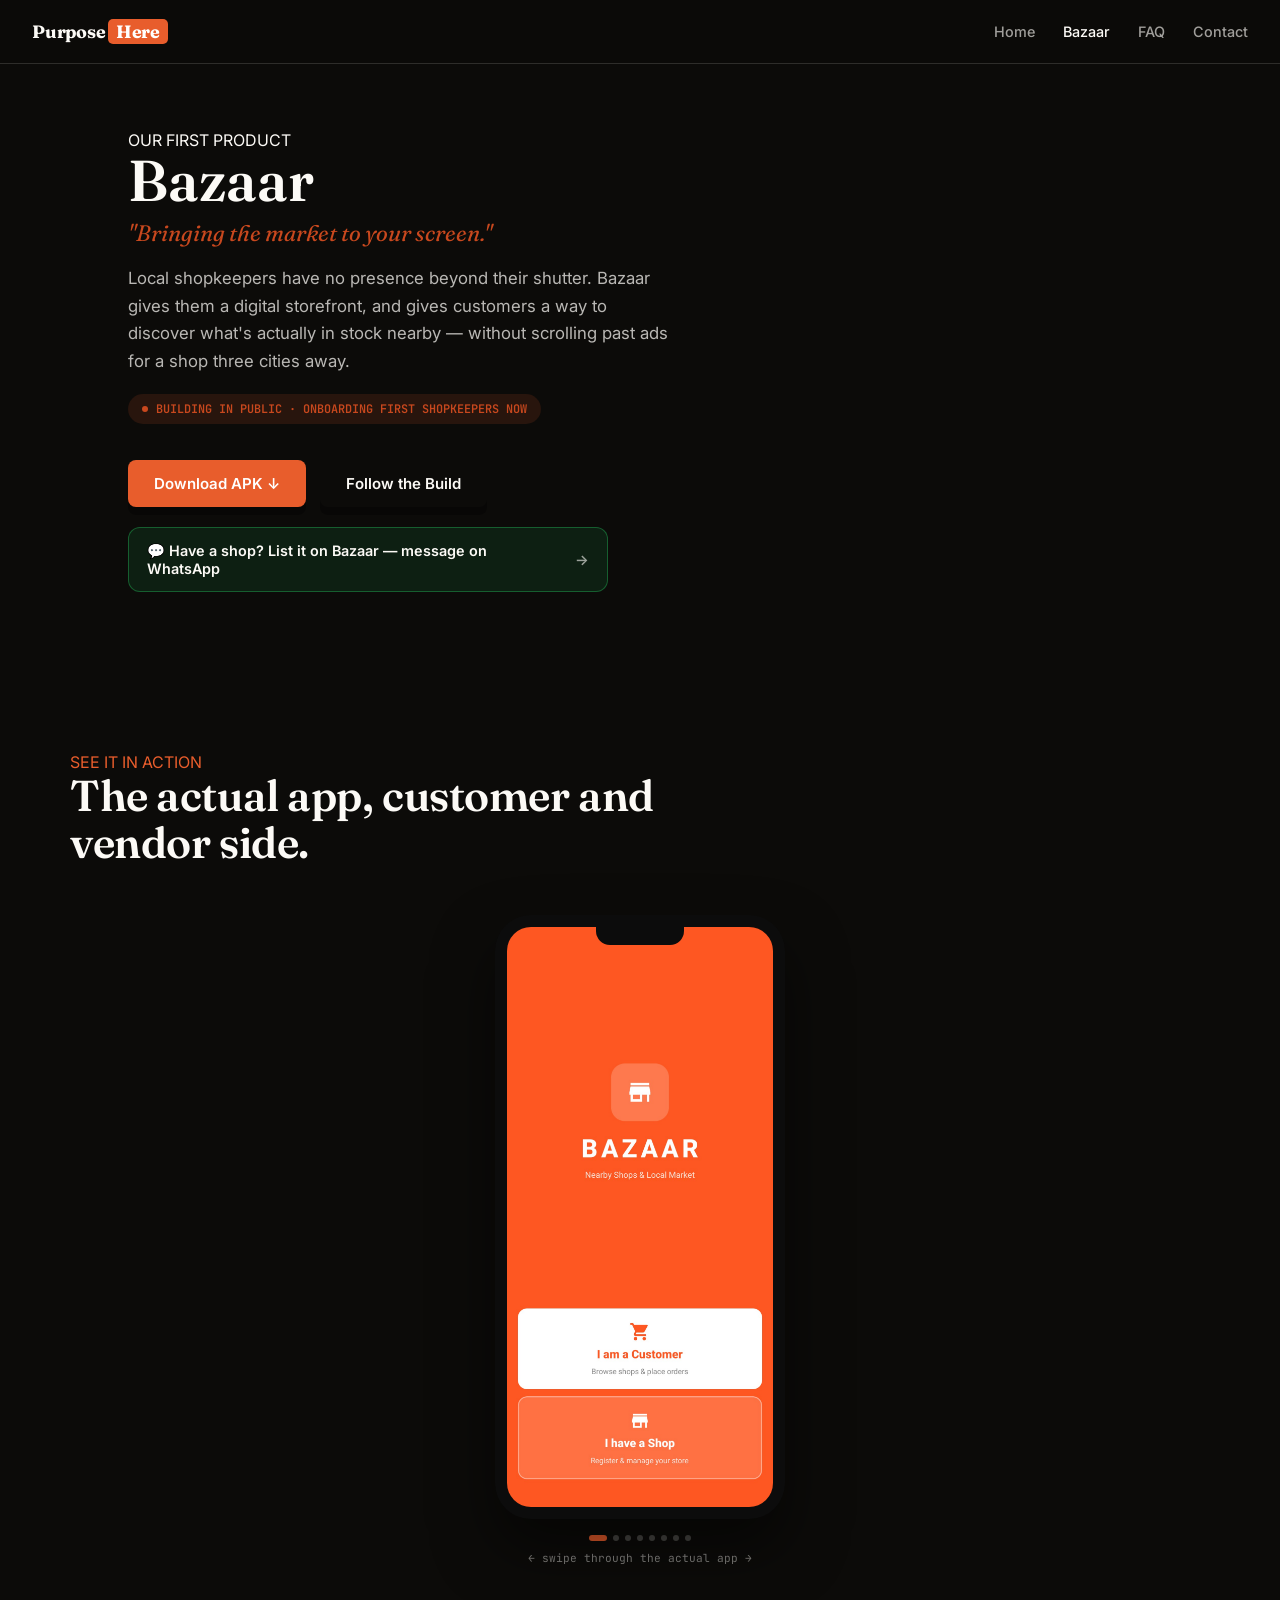
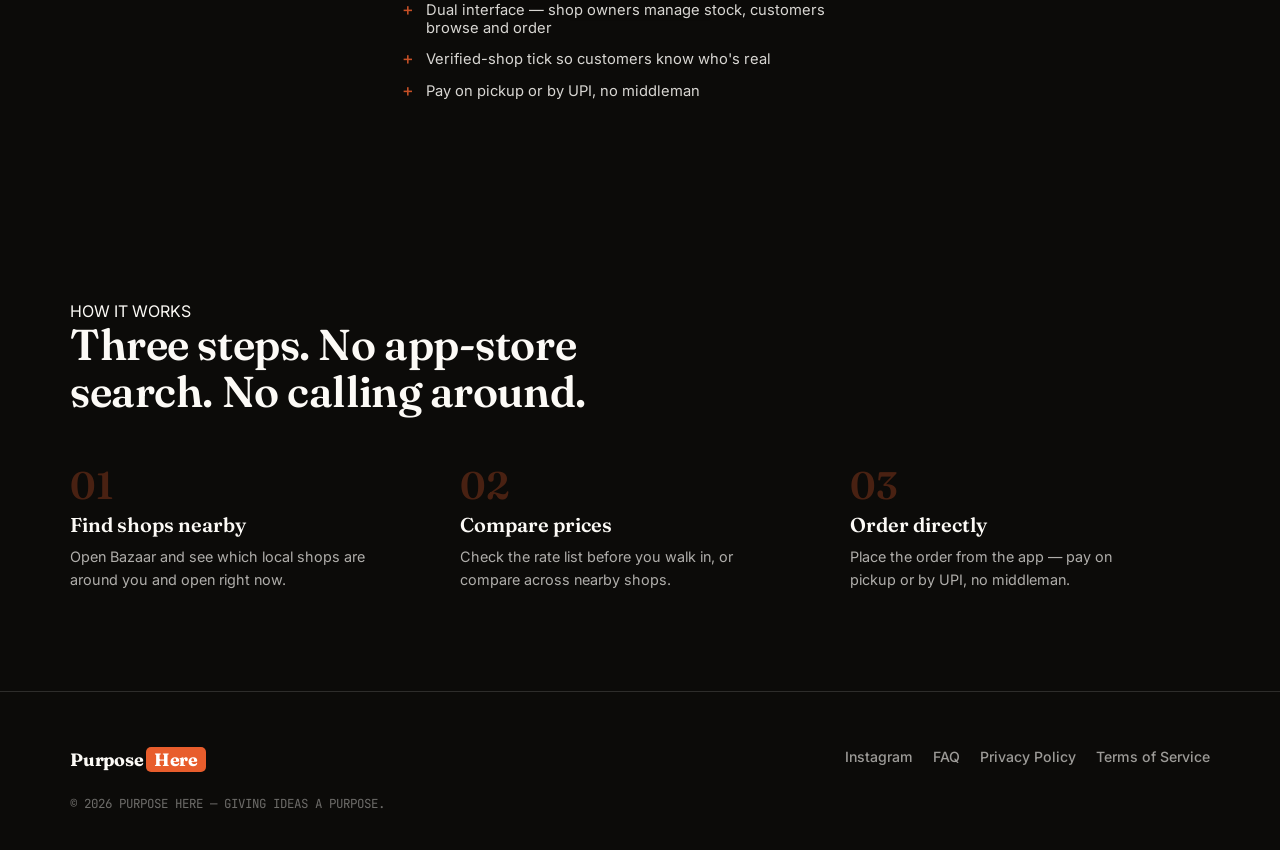
<file: bazaar.html>
<!DOCTYPE html>
<html lang="en">
<head>
<meta charset="UTF-8">
<meta name="viewport" content="width=device-width, initial-scale=1.0">
<title>Bazaar: Nearby Shops — Purpose Here</title>
<link rel="canonical" href="https://purposehere.is-a.dev/bazaar.html">
<link rel="icon" href="assets/icon.png">
<link rel="manifest" href="manifest.json">
<meta name="theme-color" content="#E85D2C">
<link rel="apple-touch-icon" href="assets/icon.png">
<meta name="description" content="Bazaar — bringing the market to your screen. Discover nearby shops, compare prices, order directly.">
<meta property="og:type" content="website">
<meta property="og:url" content="https://purposehere.is-a.dev/bazaar.html">
<meta property="og:title" content="Bazaar: Nearby Shops">
<meta property="og:image" content="https://purposehere.is-a.dev/assets/bazaar-shop.png">
<meta property="og:description" content="Bringing the market to your screen.">
<meta name="twitter:card" content="summary_large_image">
<meta name="twitter:title" content="Bazaar: Nearby Shops">
<meta name="twitter:description" content="Bringing the market to your screen.">
<meta name="twitter:image" content="https://purposehere.is-a.dev/assets/bazaar-shop.png">
<script type="application/ld+json">
{
  "@context": "https://schema.org",
  "@type": "SoftwareApplication",
  "name": "Bazaar: Nearby Shops",
  "applicationCategory": "ShoppingApplication",
  "operatingSystem": "Android",
  "url": "https://purposehere.is-a.dev/bazaar.html",
  "description": "A hyperlocal shop discovery and ordering app connecting customers to nearby kirana and neighborhood stores.",
  "publisher": { "@type": "Organization", "name": "Purpose Here", "url": "https://purposehere.is-a.dev/" }
}
</script>
<link rel="preconnect" href="https://fonts.googleapis.com">
<link rel="preconnect" href="https://fonts.gstatic.com" crossorigin>
<link href="https://fonts.googleapis.com/css2?family=Fraunces:opsz,wght@9..144,400..900&family=Inter:wght@400;500;600;700&family=JetBrains+Mono:wght@400;500;600&display=swap" rel="stylesheet">
<link rel="stylesheet" href="css/styles.css">
<style>
  .bz-hero{
    padding:130px 28px 60px; max-width:1080px; margin:0 auto;
  }
  .bz-tagline{
    font-family:'Fraunces',serif; font-style:italic; font-size:1.4rem; font-weight:400;
    color:var(--orange-deep); margin-top:8px; margin-bottom:18px;
  }
  .bz-hero h1{
    font-family:'Fraunces',serif; font-weight:600; font-size:clamp(2.2rem,5.4vw,3.6rem);
    line-height:1.06; max-width:680px;
  }
  .bz-hero p.sub{ margin-top:18px; font-size:1.05rem; line-height:1.65; max-width:540px; opacity:0.72; }

  .status-pill{
    display:inline-flex; align-items:center; gap:8px;
    font-family:'JetBrains Mono',monospace; font-size:0.74rem; font-weight:600;
    background:rgba(232,93,44,0.12); color:var(--orange-deep);
    padding:7px 14px; border-radius:100px; margin-top:18px; margin-bottom:8px;
  }
  .status-pill .dot{width:6px;height:6px;border-radius:50%;background:var(--orange-deep); animation:pulse 1.8s infinite;}
  @keyframes pulse{0%,100%{opacity:1;}50%{opacity:0.3;}}

  .bz-cta{ margin-top:28px; display:flex; gap:14px; flex-wrap:wrap; }
  .shopkeeper-cta{
    display:inline-flex; align-items:center; gap:12px; margin-top:20px;
    background:rgba(37,211,102,0.1); border:1.5px solid rgba(37,211,102,0.35);
    border-radius:12px; padding:14px 18px; font-size:0.9rem; font-weight:600;
    color:var(--ink); transition:background .2s, transform .2s; max-width:480px;
  }
  .shopkeeper-cta:hover{ background:rgba(37,211,102,0.18); transform:translateY(-2px); }
  .shopkeeper-cta .arrow{ margin-left:auto; opacity:0.6; }

  /* Carousel section - dark band */
  .carousel-section{ background:var(--ink); color:var(--paper); border-radius:24px; margin:0 16px; }
  .carousel-section .label{ color:var(--orange); }
  .phone-carousel{ width:290px; margin:48px auto 0; }
  .phone-frame{
    background:#0c0c0c; border-radius:36px; padding:12px;
    box-shadow:0 30px 60px rgba(0,0,0,0.5); position:relative;
  }
  .phone-notch{
    position:absolute; top:12px; left:50%; transform:translateX(-50%);
    width:88px; height:18px; background:#0c0c0c; border-radius:0 0 14px 14px; z-index:2;
  }
  .carousel-track{
    display:flex; overflow-x:auto; scroll-snap-type:x mandatory;
    border-radius:24px; -webkit-overflow-scrolling:touch; scrollbar-width:none;
  }
  .carousel-track::-webkit-scrollbar{ display:none; }
  .carousel-track img{
    width:100%; flex:0 0 100%; scroll-snap-align:center;
    display:block; height:580px; object-fit:cover; object-position:top; background:#fff;
  }
  .carousel-dots{ display:flex; justify-content:center; gap:6px; margin-top:16px; }
  .carousel-dots span{ width:6px; height:6px; border-radius:50%; background:rgba(252,250,246,0.25); transition:background .2s, width .2s; }
  .carousel-dots span.active{ background:var(--orange); width:18px; border-radius:4px; }
  .carousel-hint{ text-align:center; font-family:'JetBrains Mono',monospace; font-size:0.7rem; opacity:0.4; margin-top:10px; }

  .feature-list{ display:flex; flex-direction:column; gap:13px; margin-top:36px; max-width:480px; margin-left:auto; margin-right:auto; }
  .feature-list div{ display:flex; gap:11px; align-items:flex-start; font-size:0.92rem; opacity:0.85; }
  .feature-list .tick{ color:var(--orange); font-weight:700; }

  /* How it works */
  .how-grid{ display:grid; grid-template-columns:repeat(3,1fr); gap:30px; margin-top:50px; }
  @media (max-width:860px){ .how-grid{grid-template-columns:1fr; gap:36px;} }
  .how-num{ font-family:'Fraunces',serif; font-size:2.4rem; font-weight:600; color:rgba(232,93,44,0.28); display:block; line-height:1; }
  .how-step h3{ font-family:'Fraunces',serif; font-size:1.25rem; font-weight:600; margin-top:8px; }
  .how-step p{ font-size:0.9rem; opacity:0.68; margin-top:8px; line-height:1.6; max-width:300px; }
</style>
</head>
<body>

<nav>
  <a href="index.html" class="ph-banner"><span class="p1">Purpose</span><span class="p2">Here</span></a>
  <div class="navlinks">
    <a href="index.html">Home</a>
    <a href="bazaar.html" class="active">Bazaar</a>
    <a href="index.html#faq">FAQ</a>
    <a href="index.html#contact">Contact</a>
  </div>
</nav>

<div class="bz-hero">
  <span class="label">OUR FIRST PRODUCT</span>
  <h1>Bazaar</h1>
  <div class="bz-tagline">"Bringing the market to your screen."</div>
  <p class="sub">Local shopkeepers have no presence beyond their shutter. Bazaar gives them a digital storefront, and gives customers a way to discover what's actually in stock nearby — without scrolling past ads for a shop three cities away.</p>

  <div class="status-pill"><span class="dot"></span>BUILDING IN PUBLIC · ONBOARDING FIRST SHOPKEEPERS NOW</div>

  <div class="bz-cta">
    <a href="https://drive.google.com/uc?export=download&id=1cqMkyef087T2KyIrzPQ7swjCarUPVy2G" class="btn btn-orange">Download APK ↓</a>
    <a href="https://instagram.com/sachintiwari_here" class="btn btn-ghost">Follow the Build</a>
  </div>

  <a href="https://wa.me/919910377585?text=Hi%2C%20I%20want%20to%20list%20my%20shop%20on%20Bazaar" class="shopkeeper-cta">
    <span>💬 Have a shop? List it on Bazaar — message on WhatsApp</span>
    <span class="arrow">→</span>
  </a>
</div>

<section class="carousel-section">
  <div class="wrap">
    <span class="label">SEE IT IN ACTION</span>
    <h2 class="title">The actual app, customer and vendor side.</h2>

    <div class="phone-carousel" aria-label="Bazaar app screenshots">
      <div class="phone-frame">
        <div class="phone-notch"></div>
        <div class="carousel-track" id="carouselTrack">
          <img src="assets/screenshots/1000027518.png" alt="Bazaar onboarding screen — choose Customer or Shop">
          <img src="assets/screenshots/1000027519.png" alt="Bazaar home screen — nearby shops list">
          <img src="assets/screenshots/1000027520.png" alt="Bazaar shop profile — rate list">
          <img src="assets/screenshots/1000027530.png" alt="Bazaar order screen — cash on pickup or UPI">
          <img src="assets/screenshots/1000027526.png" alt="Bazaar vendor dashboard">
          <img src="assets/screenshots/1000027521.png" alt="Bazaar shop info — call and WhatsApp">
          <img src="assets/screenshots/1000027527.png" alt="Bazaar vendor products screen">
          <img src="assets/screenshots/1000027528.png" alt="Bazaar vendor incoming order">
        </div>
      </div>
      <div class="carousel-dots" id="carouselDots"></div>
      <p class="carousel-hint">← swipe through the actual app →</p>
    </div>

    <div class="feature-list">
      <div><span class="tick">＋</span> Dual interface — shop owners manage stock, customers browse and order</div>
      <div><span class="tick">＋</span> Verified-shop tick so customers know who's real</div>
      <div><span class="tick">＋</span> Pay on pickup or by UPI, no middleman</div>
    </div>
  </div>
</section>

<section id="how">
  <div class="wrap">
    <span class="label">HOW IT WORKS</span>
    <h2 class="title">Three steps. No app-store search. No calling around.</h2>
    <div class="how-grid">
      <div class="how-step">
        <span class="how-num">01</span>
        <h3>Find shops nearby</h3>
        <p>Open Bazaar and see which local shops are around you and open right now.</p>
      </div>
      <div class="how-step">
        <span class="how-num">02</span>
        <h3>Compare prices</h3>
        <p>Check the rate list before you walk in, or compare across nearby shops.</p>
      </div>
      <div class="how-step">
        <span class="how-num">03</span>
        <h3>Order directly</h3>
        <p>Place the order from the app — pay on pickup or by UPI, no middleman.</p>
      </div>
    </div>
  </div>
</section>

<footer id="contact">
  <div class="foot-grid">
    <a href="index.html" class="ph-banner"><span class="p1">Purpose</span><span class="p2">Here</span></a>
    <div class="foot-links">
      <a href="https://instagram.com/sachintiwari_here">Instagram</a>
      <a href="index.html#faq">FAQ</a>
      <a href="privacy.html">Privacy Policy</a>
      <a href="terms.html">Terms of Service</a>
    </div>
  </div>
  <div class="copyright">© 2026 PURPOSE HERE — GIVING IDEAS A PURPOSE.</div>
</footer>

<script src="js/main.js"></script>
</body>
</html>
</file>
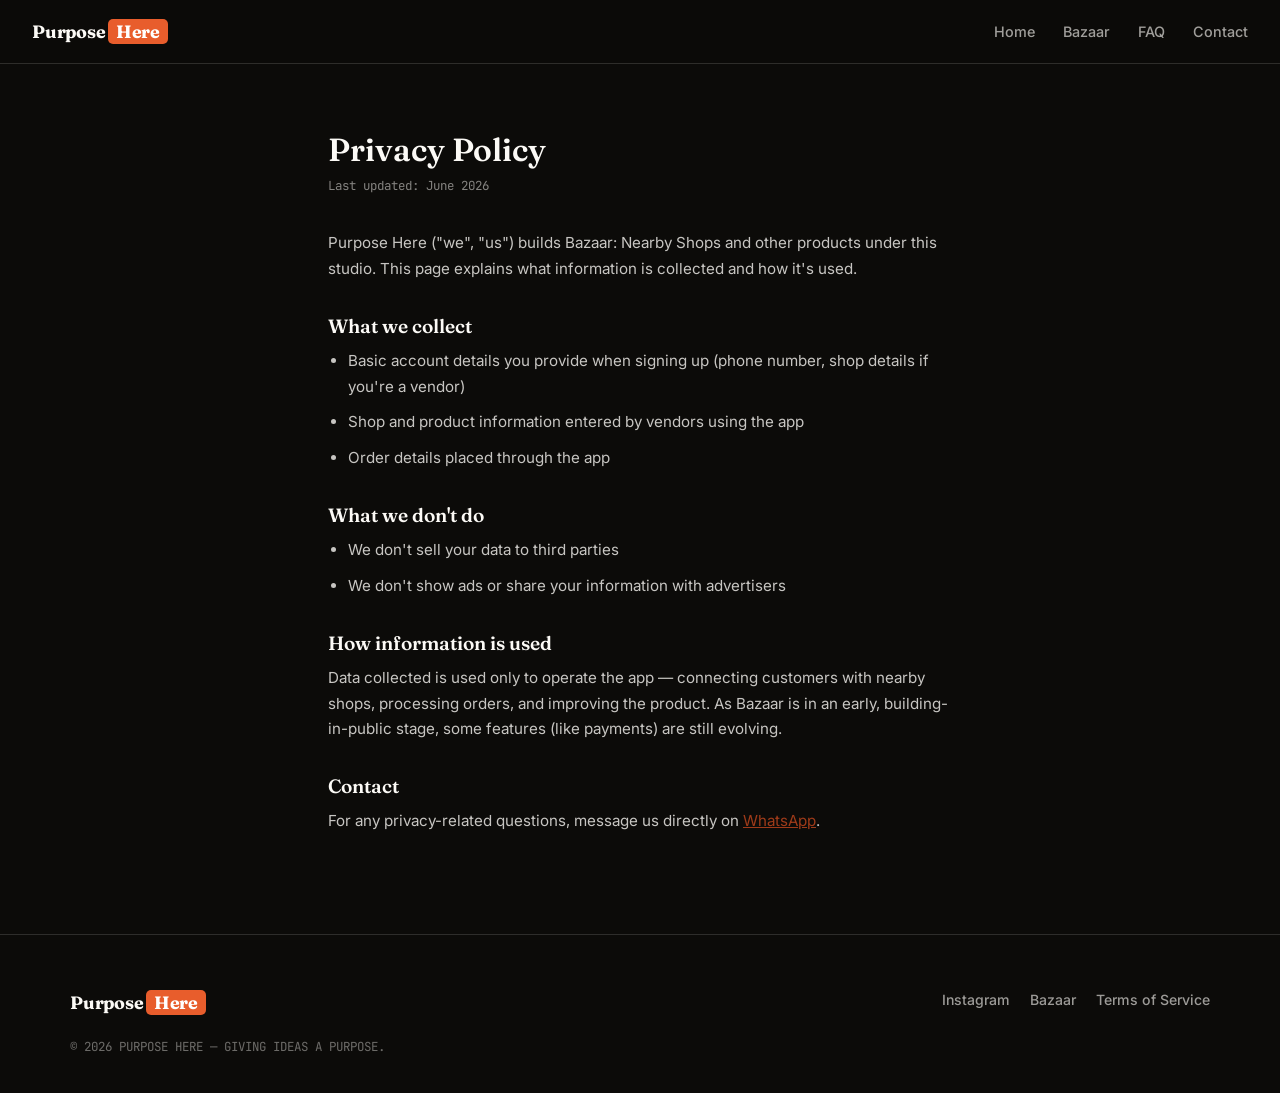
<file: privacy.html>
<!DOCTYPE html>
<html lang="en">
<head>
<meta charset="UTF-8">
<meta name="viewport" content="width=device-width, initial-scale=1.0">
<title>Privacy Policy — Purpose Here</title>
<link rel="icon" href="assets/icon.png">
<link href="https://fonts.googleapis.com/css2?family=Fraunces:opsz,wght@9..144,400..900&family=Inter:wght@400;500;600;700&family=JetBrains+Mono:wght@400;500;600&display=swap" rel="stylesheet">
<link rel="stylesheet" href="css/styles.css">
<style>
  .legal{ max-width:680px; margin:0 auto; padding:130px 28px 90px; }
  .legal h1{ font-family:'Fraunces',serif; font-weight:600; font-size:2rem; margin-bottom:8px; }
  .legal .updated{ font-family:'JetBrains Mono',monospace; font-size:0.78rem; opacity:0.5; margin-bottom:36px; }
  .legal h2{ font-family:'Fraunces',serif; font-weight:600; font-size:1.2rem; margin-top:32px; margin-bottom:10px; }
  .legal p, .legal li{ font-size:0.95rem; line-height:1.7; opacity:0.78; margin-bottom:10px; }
  .legal ul{ padding-left:20px; }
</style>
</head>
<body>

<nav>
  <a href="index.html" class="ph-banner"><span class="p1">Purpose</span><span class="p2">Here</span></a>
  <div class="navlinks">
    <a href="index.html">Home</a>
    <a href="bazaar.html">Bazaar</a>
    <a href="index.html#faq">FAQ</a>
    <a href="index.html#contact">Contact</a>
  </div>
</nav>

<div class="legal">
  <h1>Privacy Policy</h1>
  <div class="updated">Last updated: June 2026</div>

  <p>Purpose Here ("we", "us") builds Bazaar: Nearby Shops and other products under this studio. This page explains what information is collected and how it's used.</p>

  <h2>What we collect</h2>
  <ul>
    <li>Basic account details you provide when signing up (phone number, shop details if you're a vendor)</li>
    <li>Shop and product information entered by vendors using the app</li>
    <li>Order details placed through the app</li>
  </ul>

  <h2>What we don't do</h2>
  <ul>
    <li>We don't sell your data to third parties</li>
    <li>We don't show ads or share your information with advertisers</li>
  </ul>

  <h2>How information is used</h2>
  <p>Data collected is used only to operate the app — connecting customers with nearby shops, processing orders, and improving the product. As Bazaar is in an early, building-in-public stage, some features (like payments) are still evolving.</p>

  <h2>Contact</h2>
  <p>For any privacy-related questions, message us directly on <a href="https://wa.me/919910377585" style="color:var(--orange-deep); text-decoration:underline;">WhatsApp</a>.</p>
</div>

<footer id="contact">
  <div class="foot-grid">
    <a href="index.html" class="ph-banner"><span class="p1">Purpose</span><span class="p2">Here</span></a>
    <div class="foot-links">
      <a href="https://instagram.com/sachintiwari_here">Instagram</a>
      <a href="bazaar.html">Bazaar</a>
      <a href="terms.html">Terms of Service</a>
    </div>
  </div>
  <div class="copyright">© 2026 PURPOSE HERE — GIVING IDEAS A PURPOSE.</div>
</footer>

<script src="js/main.js"></script>
</body>
</html>
</file>
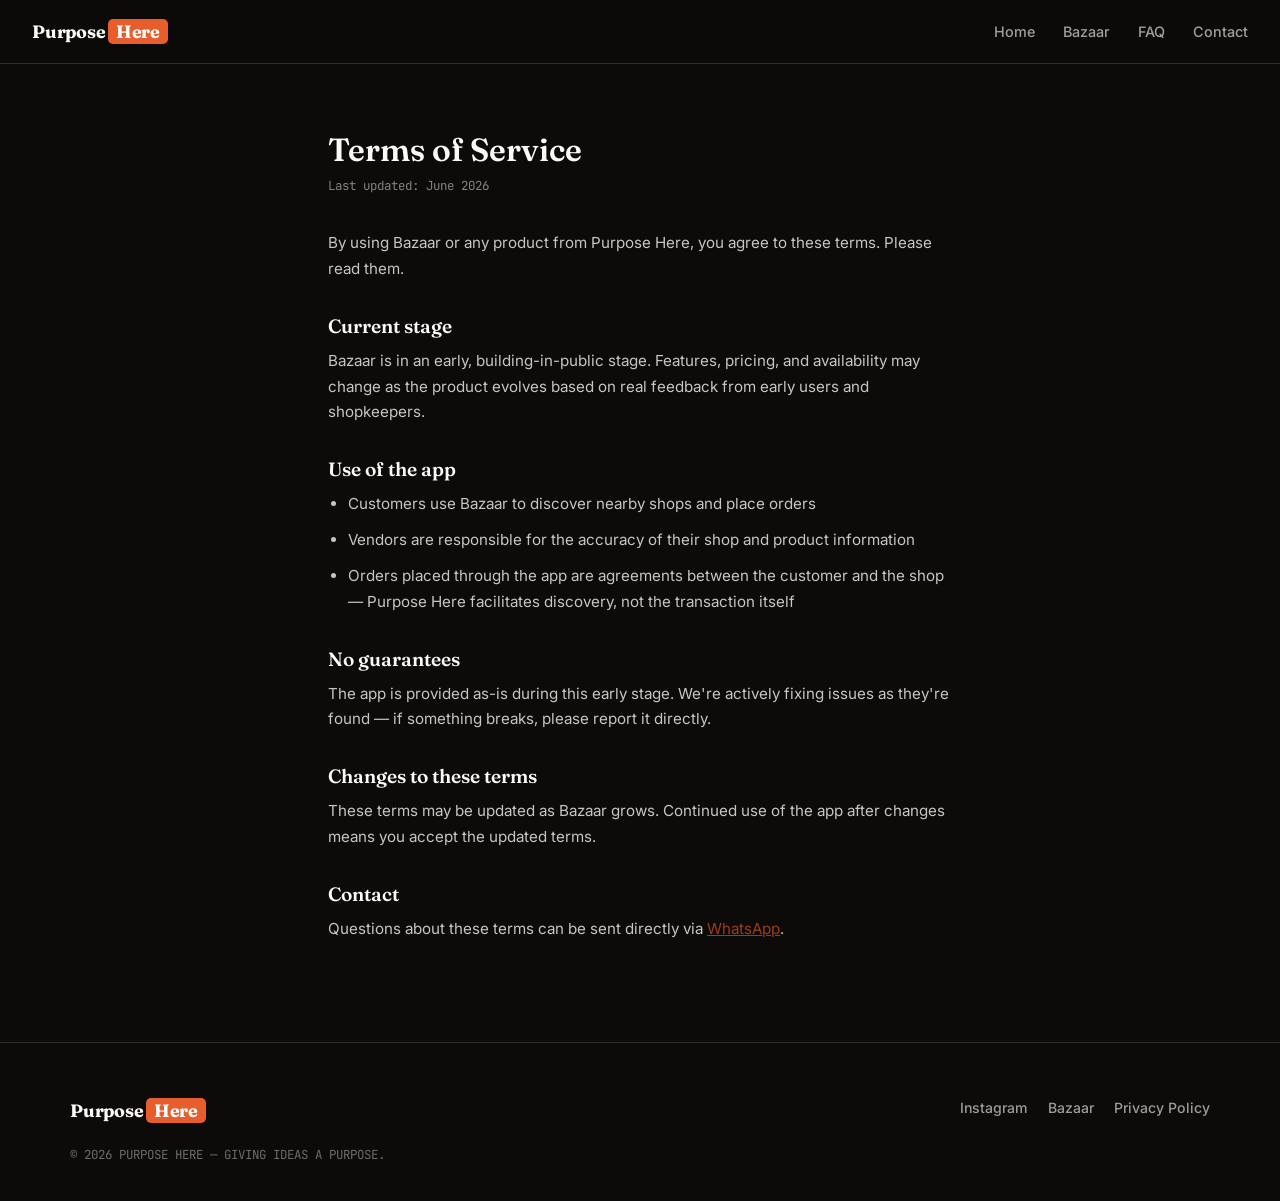
<file: terms.html>
<!DOCTYPE html>
<html lang="en">
<head>
<meta charset="UTF-8">
<meta name="viewport" content="width=device-width, initial-scale=1.0">
<title>Terms of Service — Purpose Here</title>
<link rel="icon" href="assets/icon.png">
<link href="https://fonts.googleapis.com/css2?family=Fraunces:opsz,wght@9..144,400..900&family=Inter:wght@400;500;600;700&family=JetBrains+Mono:wght@400;500;600&display=swap" rel="stylesheet">
<link rel="stylesheet" href="css/styles.css">
<style>
  .legal{ max-width:680px; margin:0 auto; padding:130px 28px 90px; }
  .legal h1{ font-family:'Fraunces',serif; font-weight:600; font-size:2rem; margin-bottom:8px; }
  .legal .updated{ font-family:'JetBrains Mono',monospace; font-size:0.78rem; opacity:0.5; margin-bottom:36px; }
  .legal h2{ font-family:'Fraunces',serif; font-weight:600; font-size:1.2rem; margin-top:32px; margin-bottom:10px; }
  .legal p, .legal li{ font-size:0.95rem; line-height:1.7; opacity:0.78; margin-bottom:10px; }
  .legal ul{ padding-left:20px; }
</style>
</head>
<body>

<nav>
  <a href="index.html" class="ph-banner"><span class="p1">Purpose</span><span class="p2">Here</span></a>
  <div class="navlinks">
    <a href="index.html">Home</a>
    <a href="bazaar.html">Bazaar</a>
    <a href="index.html#faq">FAQ</a>
    <a href="index.html#contact">Contact</a>
  </div>
</nav>

<div class="legal">
  <h1>Terms of Service</h1>
  <div class="updated">Last updated: June 2026</div>

  <p>By using Bazaar or any product from Purpose Here, you agree to these terms. Please read them.</p>

  <h2>Current stage</h2>
  <p>Bazaar is in an early, building-in-public stage. Features, pricing, and availability may change as the product evolves based on real feedback from early users and shopkeepers.</p>

  <h2>Use of the app</h2>
  <ul>
    <li>Customers use Bazaar to discover nearby shops and place orders</li>
    <li>Vendors are responsible for the accuracy of their shop and product information</li>
    <li>Orders placed through the app are agreements between the customer and the shop — Purpose Here facilitates discovery, not the transaction itself</li>
  </ul>

  <h2>No guarantees</h2>
  <p>The app is provided as-is during this early stage. We're actively fixing issues as they're found — if something breaks, please report it directly.</p>

  <h2>Changes to these terms</h2>
  <p>These terms may be updated as Bazaar grows. Continued use of the app after changes means you accept the updated terms.</p>

  <h2>Contact</h2>
  <p>Questions about these terms can be sent directly via <a href="https://wa.me/919910377585" style="color:var(--orange-deep); text-decoration:underline;">WhatsApp</a>.</p>
</div>

<footer id="contact">
  <div class="foot-grid">
    <a href="index.html" class="ph-banner"><span class="p1">Purpose</span><span class="p2">Here</span></a>
    <div class="foot-links">
      <a href="https://instagram.com/sachintiwari_here">Instagram</a>
      <a href="bazaar.html">Bazaar</a>
      <a href="privacy.html">Privacy Policy</a>
    </div>
  </div>
  <div class="copyright">© 2026 PURPOSE HERE — GIVING IDEAS A PURPOSE.</div>
</footer>

<script src="js/main.js"></script>
</body>
</html>
</file>
<file: css/styles.css>
:root{
  --orange:#E85D2C;
  --orange-deep:#C8481E;
  --bg:#0C0B09;
  --surface:#17140F;
  --paper:#FCFAF6;
  --paper-dim:#CFC9BE;
  --navy:#1B263B;
  --navy-light:#3A4A68;
  --line: rgba(252,250,246,0.14);
}
*{margin:0;padding:0;box-sizing:border-box;}
html{scroll-behavior:smooth;}
body{
  background:var(--bg);
  color:var(--paper);
  font-family:'Inter',sans-serif;
  overflow-x:hidden;
}
.mono{font-family:'JetBrains Mono',monospace; letter-spacing:0.04em;}
a{color:inherit; text-decoration:none;}
img{max-width:100%; display:block;}
::selection{ background:var(--orange); color:white; }

/* ---------- NAV ---------- */
nav{
  position:fixed; top:0; left:0; right:0; z-index:100;
  display:flex; justify-content:space-between; align-items:center;
  padding:20px 32px;
  background:rgba(12,11,9,0.85);
  backdrop-filter:blur(10px);
  border-bottom:1px solid var(--line);
}
.ph-banner{ font-family:'Fraunces',serif; font-weight:700; font-size:1.12rem; letter-spacing:-0.01em; }
.ph-banner .p1{ color:var(--paper); }
.ph-banner .p2{ color:#fff; background:var(--orange); padding:1px 8px; border-radius:5px; margin-left:2px; }
.navlinks{display:flex; gap:28px; font-size:0.9rem; font-weight:500;}
.navlinks a{opacity:0.62; transition:opacity .2s; color:var(--paper);}
.navlinks a:hover, .navlinks a.active{opacity:1;}
@media (max-width:680px){ .navlinks{gap:16px; font-size:0.82rem;} }

section{padding:100px 32px;}
.wrap{max-width:1140px; margin:0 auto;}

h2.title{
  font-family:'Fraunces', serif; font-weight:600; color:var(--paper);
  font-size:clamp(1.9rem, 4vw, 2.7rem); line-height:1.1; max-width:22ch;
  letter-spacing:-0.01em;
}
.section-sub{ color:var(--paper-dim); max-width:56ch; margin-top:18px; font-size:1.02rem; line-height:1.6; }

.btn{
  padding:14px 26px; border-radius:8px; font-weight:600; font-size:0.94rem;
  display:inline-flex; align-items:center; gap:8px;
  box-shadow: 0 8px 0 0 rgba(0,0,0,0.35);
  transition: transform .15s ease, box-shadow .15s ease;
}
.btn:active{ transform: translateY(6px); box-shadow: 0 2px 0 0 rgba(0,0,0,0.35); }
.btn-primary{background:var(--paper); color:var(--bg);}
.btn-orange{background:var(--orange); color:#fff;}
.btn-navy{background:var(--navy); color:var(--paper); box-shadow:0 8px 0 0 rgba(0,0,0,0.35);}
.btn-outline{background:transparent; border:1.5px solid var(--line); color:var(--paper); box-shadow:none;}
.btn-outline:hover{border-color:var(--paper); transform:translateY(-2px);}
.btn-disabled{opacity:0.35; cursor:not-allowed; box-shadow:none;}

/* ---------- HERO ---------- */
.hero{
  display:grid; grid-template-columns: 1.15fr 0.85fr; align-items:center;
  max-width:1180px; margin:0 auto; padding:160px 32px 100px; gap:56px;
}
.eyebrow{
  font-family:'JetBrains Mono',monospace; font-size:0.72rem; letter-spacing:0.08em;
  color:var(--paper-dim); margin-bottom:22px; display:block;
}
.eyebrow b{color:var(--orange); font-weight:600;}
.hero h1{
  font-family:'Fraunces',serif; font-weight:600; letter-spacing:-0.015em;
  font-size:clamp(2.3rem, 4.4vw, 3.5rem); line-height:1.08; color:var(--paper);
  max-width:15ch;
}
.hero h1 em{font-style:italic; color:var(--orange); font-weight:500;}
.hero .sub{
  font-size:1.05rem; line-height:1.6; color:var(--paper-dim); max-width:46ch;
  margin:24px 0 32px;
}
.cta-row{display:flex; gap:14px; flex-wrap:wrap; margin-bottom:36px;}
.scenario{
  border-left: 3px solid var(--orange); padding-left:18px; max-width:44ch;
  font-family:'Fraunces',serif; font-style:italic; font-size:1rem; line-height:1.55;
  color:var(--paper-dim);
}
.hero-visual{ position:relative; }
.hero-frame{
  position:relative; border-radius:16px; overflow:hidden;
  box-shadow: 14px 18px 0 0 var(--orange-deep), 14px 18px 40px 10px rgba(0,0,0,0.5);
}
.hero-frame img{ width:100%; height:auto; display:block; }
.builder-caption{
  margin-top:22px; font-family:'JetBrains Mono',monospace; font-size:0.76rem;
  color:var(--paper-dim); letter-spacing:0.02em;
}
.builder-caption b{color:var(--paper);}
@media (max-width: 860px){
  .hero{grid-template-columns:1fr; padding-top:120px;}
  .hero-visual{order:-1; max-width:340px; margin:0 auto 12px;}
}

.reveal{ opacity:0; transform: translateY(14px); animation: rise .7s cubic-bezier(0.16,1,0.3,1) forwards; }
.reveal:nth-child(1){animation-delay:.05s;}
.reveal:nth-child(2){animation-delay:.15s;}
.reveal:nth-child(3){animation-delay:.25s;}
.reveal:nth-child(4){animation-delay:.35s;}
@keyframes rise{ to{ opacity:1; transform:none; } }

/* ---------- PRODUCTS ---------- */
#products{ background:var(--surface); }
.products-grid{ display:grid; grid-template-columns:1fr 1fr; gap:28px; margin-top:48px; }
@media (max-width:900px){ .products-grid{grid-template-columns:1fr;} }

.product-card{
  border-radius:16px; padding:32px; display:flex; flex-direction:column; justify-content:space-between;
  border:1px solid var(--line);
}
.p-bazaar{ background:linear-gradient(180deg, rgba(232,93,44,0.10), rgba(232,93,44,0.02)); }
.p-purposepay{ background:linear-gradient(180deg, rgba(27,38,59,0.35), rgba(27,38,59,0.08)); }

.product-header{ display:flex; justify-content:space-between; align-items:flex-start; margin-bottom:20px; gap:12px; }
.product-info-block{ display:flex; gap:14px; align-items:center; }
.product-icon{ width:48px; height:48px; border-radius:10px; overflow:hidden; flex-shrink:0; border:1px solid var(--line); }
.product-icon img{ width:100%; height:100%; object-fit:cover; }
.product-card h3{ font-family:'Fraunces',serif; font-size:1.4rem; font-weight:600; }
.tagline{ font-style:italic; color:var(--paper-dim); font-size:0.9rem; margin-top:2px; }
.product-status{
  font-family:'JetBrains Mono',monospace; font-size:0.7rem; font-weight:600;
  white-space:nowrap; padding:5px 10px; border-radius:100px; border:1px solid var(--line);
  color:var(--paper-dim);
}

.card-art-container{
  width:100%; height:200px; overflow:hidden; border-radius:12px;
  margin-bottom:20px; border:1px solid var(--line);
}
.card-art-container img{ width:100%; height:100%; object-fit:cover; transition:transform .3s; }
.product-card:hover .card-art-container img{ transform:scale(1.03); }

.product-desc{ font-size:0.96rem; line-height:1.6; color:var(--paper-dim); margin-bottom:24px; }
.card-actions{ display:flex; gap:12px; flex-wrap:wrap; }

/* ---------- MORE FROM STUDIO ---------- */
.teaser-grid{ display:grid; grid-template-columns:1fr 1fr; gap:24px; margin-top:44px; }
@media (max-width:820px){ .teaser-grid{grid-template-columns:1fr;} }
.teaser-card{
  border:1px solid var(--line); border-radius:14px; padding:28px;
}
.teaser-card h3{ font-family:'Fraunces',serif; font-size:1.25rem; margin:10px 0 10px; }
.teaser-card p{ color:var(--paper-dim); font-size:0.94rem; line-height:1.6; margin-bottom:18px; }
.tlabel{ font-family:'JetBrains Mono',monospace; font-size:0.7rem; color:var(--orange); letter-spacing:0.06em; }
.go{ font-weight:600; font-size:0.92rem; border-bottom:1px solid currentColor; padding-bottom:2px; }

/* ---------- STORY ---------- */
#story{ background:var(--surface); }
.story-section{ display:grid; grid-template-columns:0.85fr 1.15fr; gap:56px; align-items:center; }
@media (max-width:860px){ .story-section{grid-template-columns:1fr;} }
.story-frame{ border-radius:14px; overflow:hidden; box-shadow: 10px 14px 0 0 var(--orange-deep); }
.story-frame img{ width:100%; height:auto; }
#story p{ color:var(--paper-dim); font-size:1.02rem; line-height:1.7; margin-bottom:16px; max-width:56ch; }

/* ---------- FAQ ---------- */
.faq-blueprint-wrap{ display:grid; grid-template-columns: 1.2fr 0.8fr; gap:44px; align-items:start; }
@media (max-width:860px){ .faq-blueprint-wrap{grid-template-columns:1fr;} .faq-blueprint-img{display:none;} }
.faq-blueprint-img img{ width:100%; height:auto; border-radius:16px; border:1px solid var(--line); opacity:0.85; }
.faq-list{ margin-top:44px; border-top:1px solid var(--line); }
.faq-item{ border-bottom:1px solid var(--line); }
.faq-q{
  display:flex; justify-content:space-between; align-items:center;
  padding:22px 0; cursor:pointer; font-weight:600; font-size:1rem; color:var(--paper);
  background:none; border:none; width:100%; text-align:left; font-family:inherit;
}
.faq-q .plus{ font-size:1.3rem; color:var(--orange); transition:transform .25s; font-weight:400; flex-shrink:0; margin-left:16px; }
.faq-item.open .plus{ transform:rotate(45deg); }
.faq-a{ max-height:0; overflow:hidden; transition:max-height .3s ease; }
.faq-a p{ padding-bottom:20px; font-size:0.92rem; line-height:1.65; color:var(--paper-dim); max-width:640px; }
.faq-item.open .faq-a{ max-height:260px; }

/* ---------- FOOTER ---------- */
footer{ padding:56px 32px 38px; border-top:1px solid var(--line); }
.foot-grid{ display:flex; justify-content:space-between; align-items:flex-start; flex-wrap:wrap; gap:24px; max-width:1140px; margin:0 auto; }
.foot-links{display:flex; gap:20px; font-size:0.88rem; font-weight:500; flex-wrap:wrap;}
.foot-links a{opacity:0.6; transition:opacity .2s; color:var(--paper);}
.foot-links a:hover{opacity:1; color:var(--orange);}
.copyright{font-size:0.78rem; opacity:0.4; max-width:1140px; margin:24px auto 0; font-family:'JetBrains Mono',monospace;}

a:focus-visible, button:focus-visible{outline:2px solid var(--orange); outline-offset:3px;}
@media (prefers-reduced-motion: reduce){ *{transition:none !important; animation:none !important;} .reveal{opacity:1; transform:none;} }
</file>
